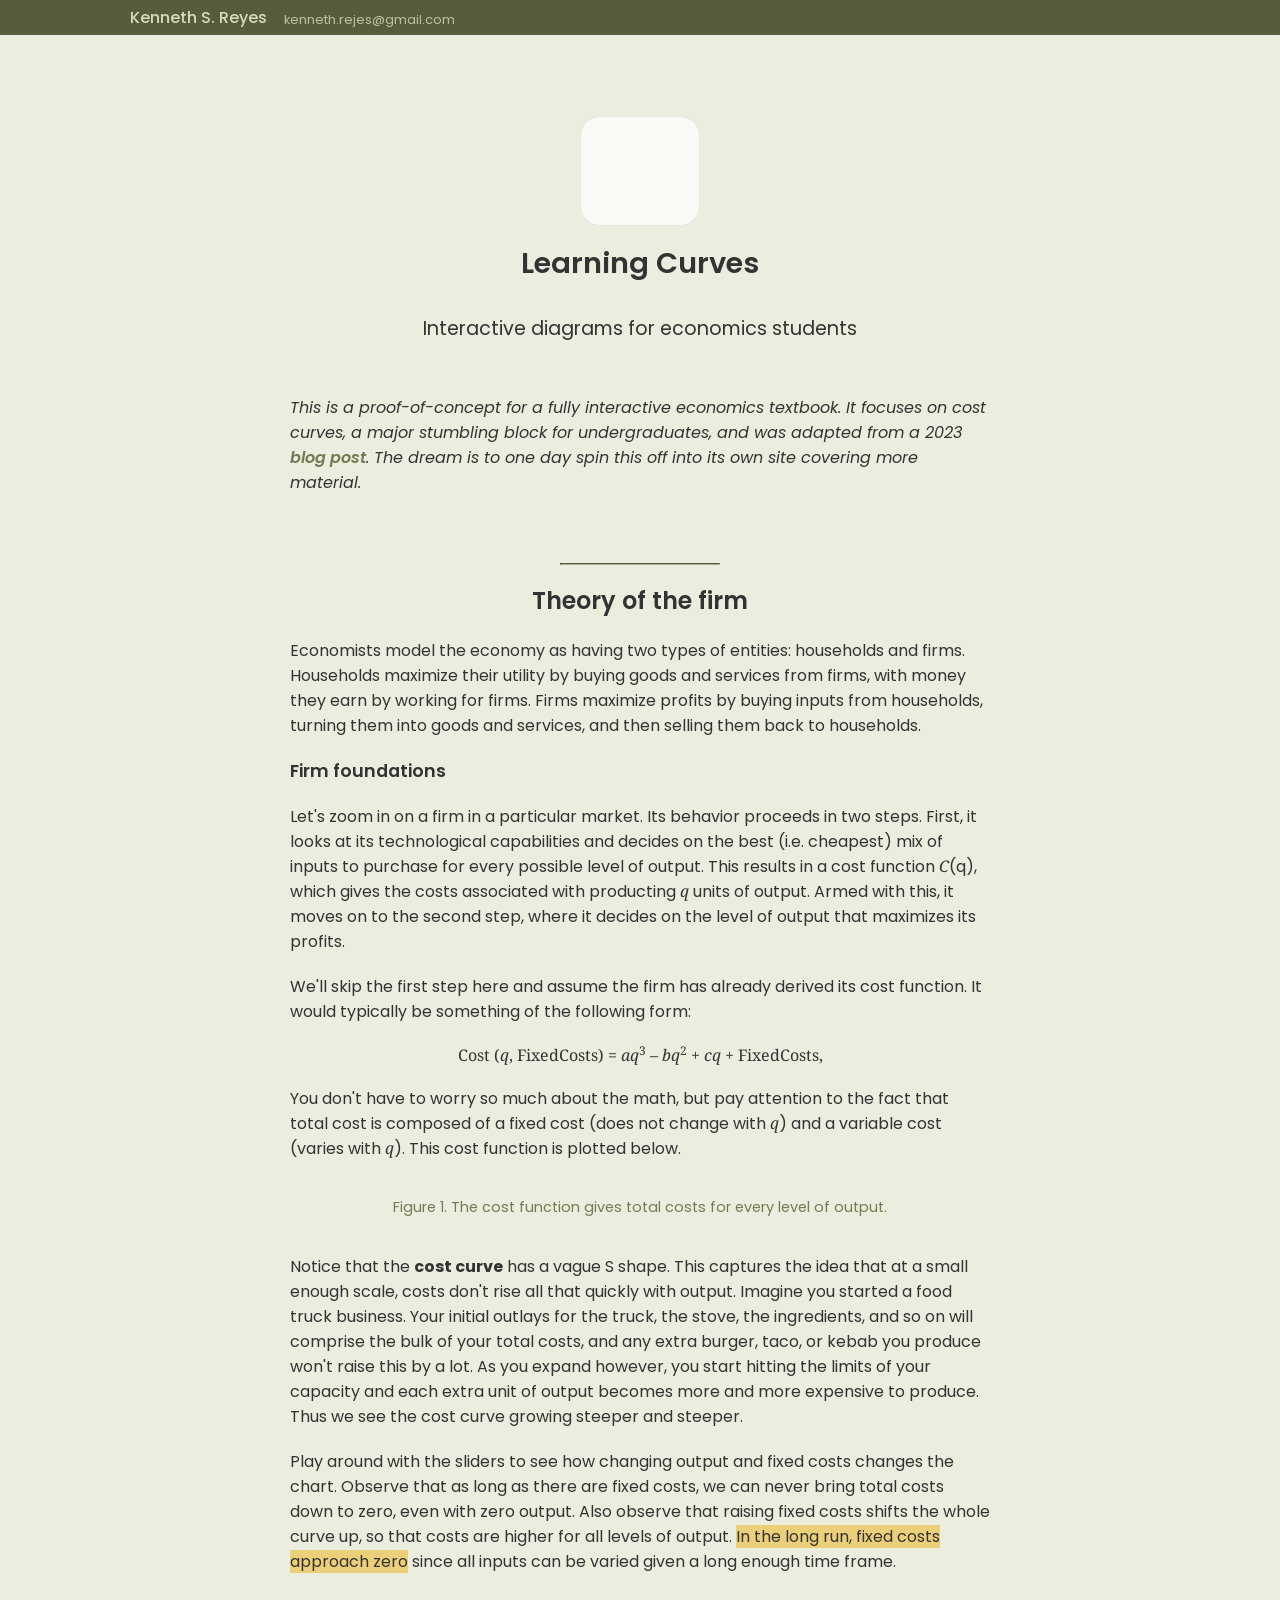
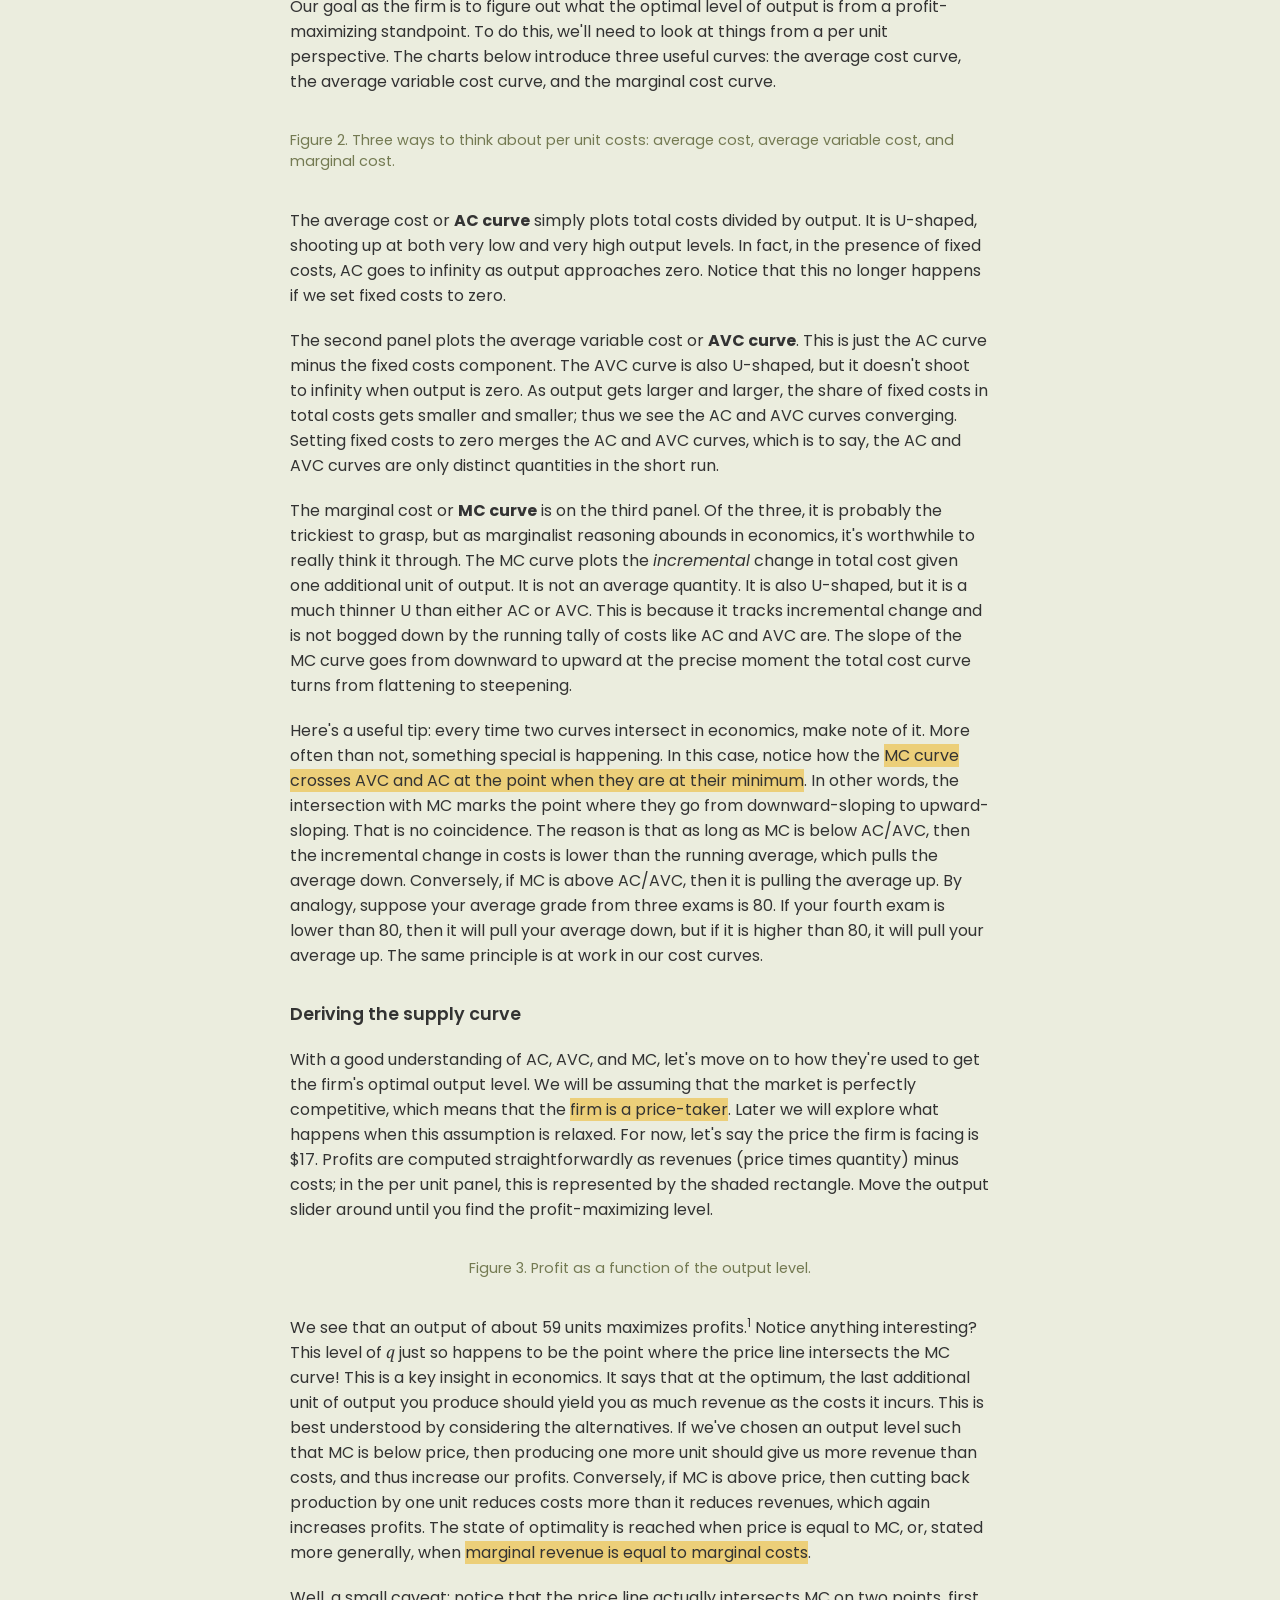
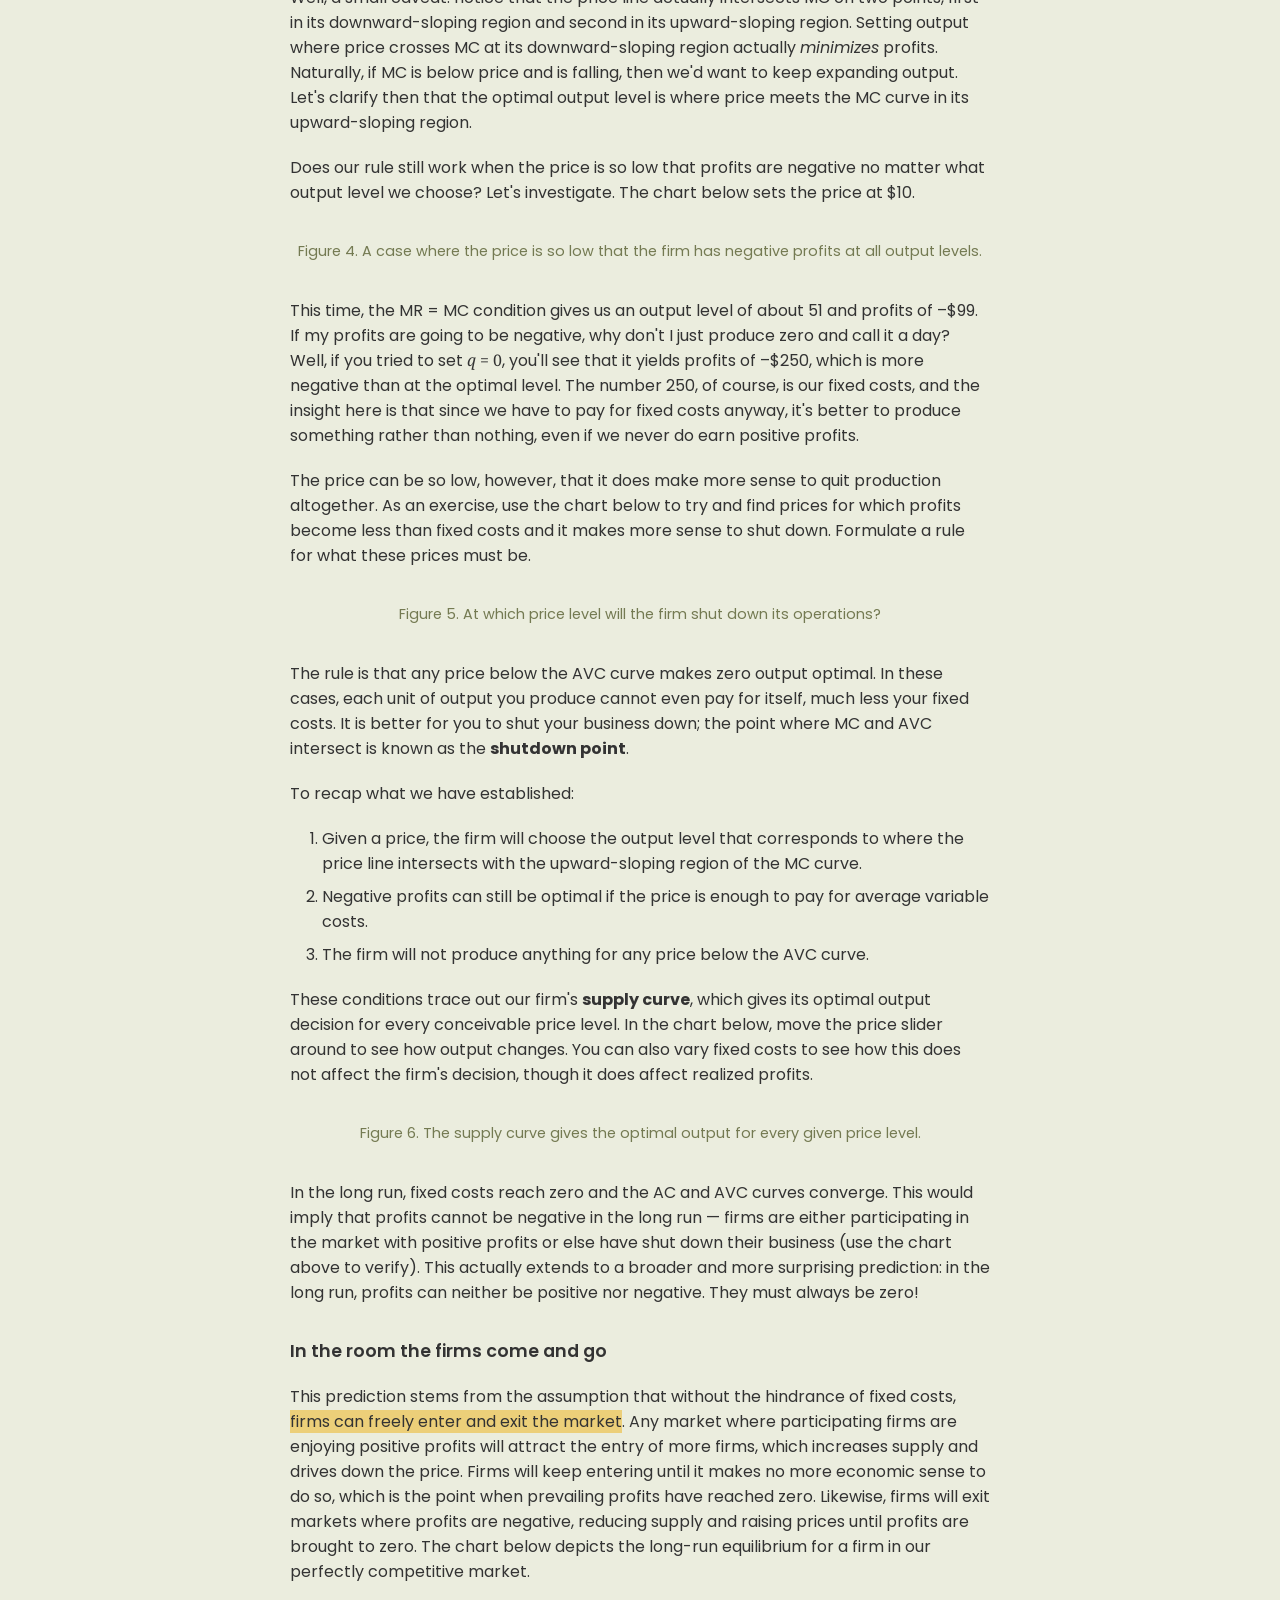
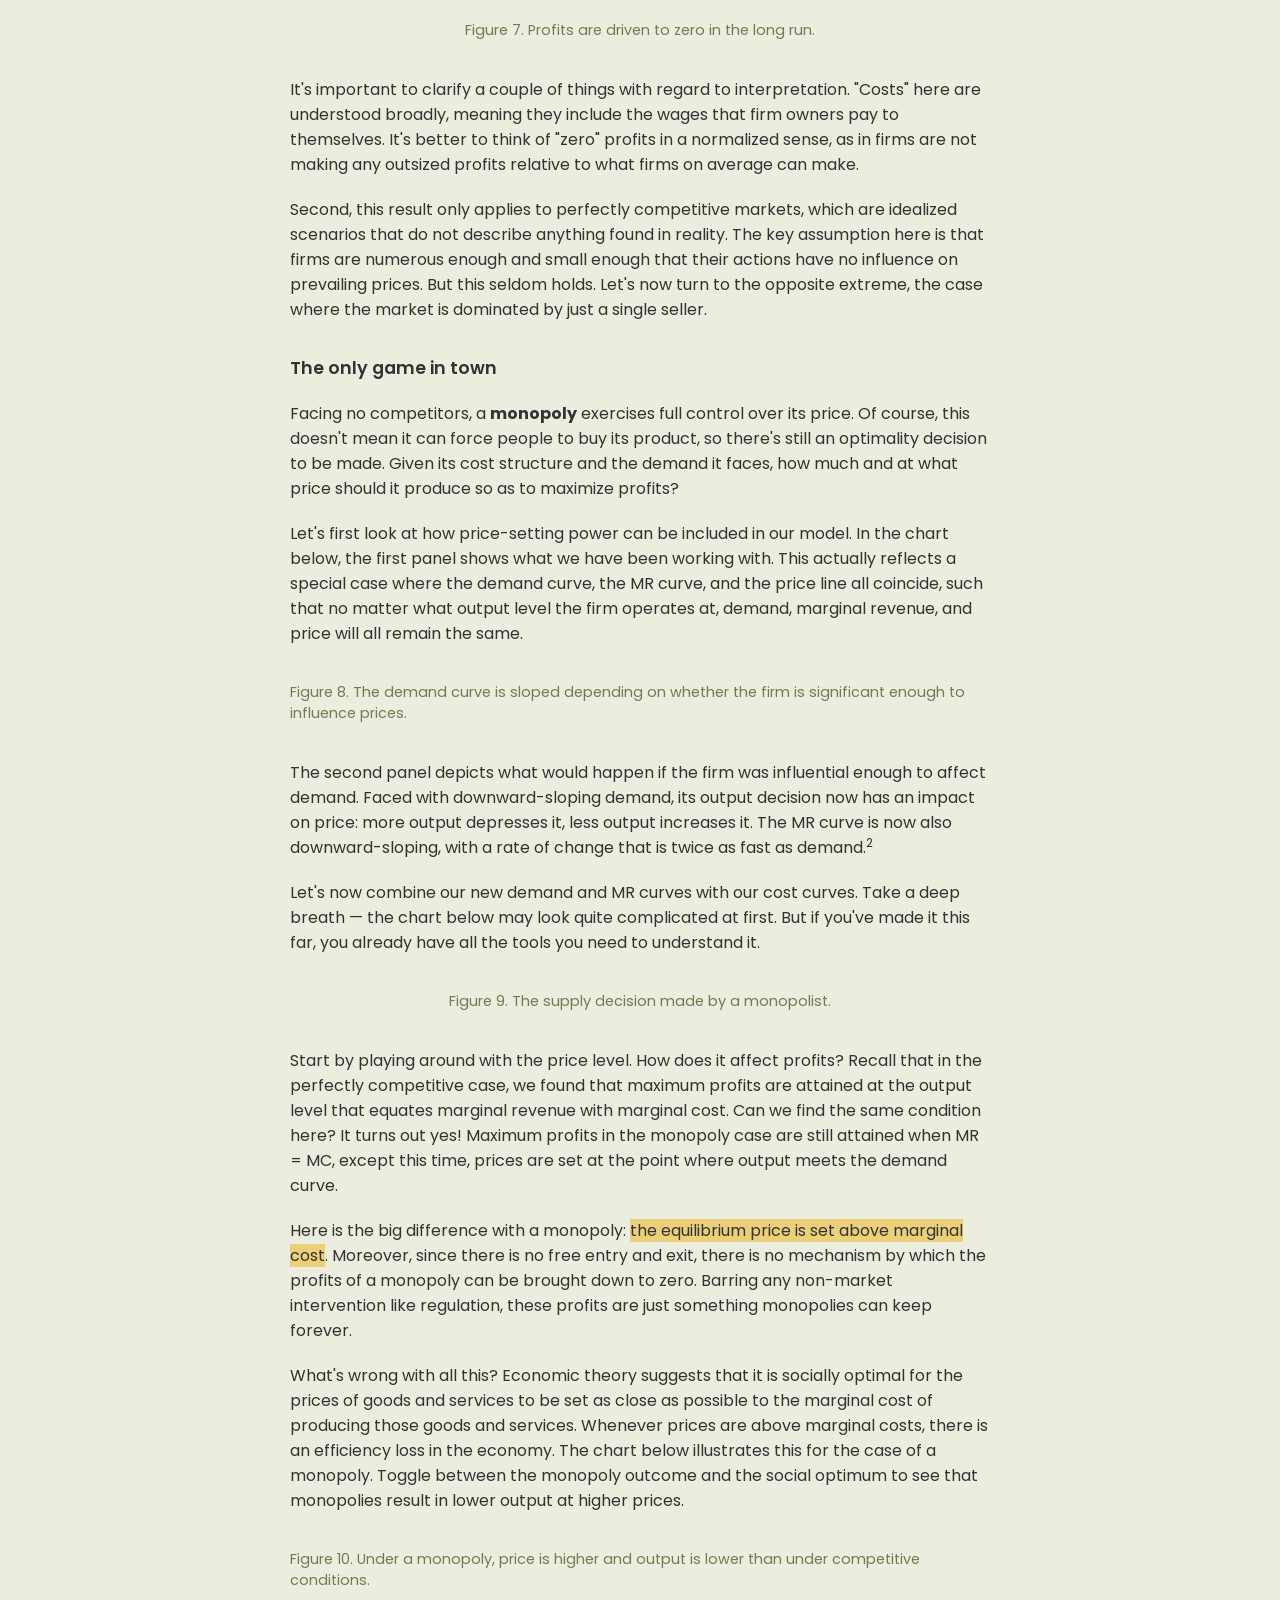
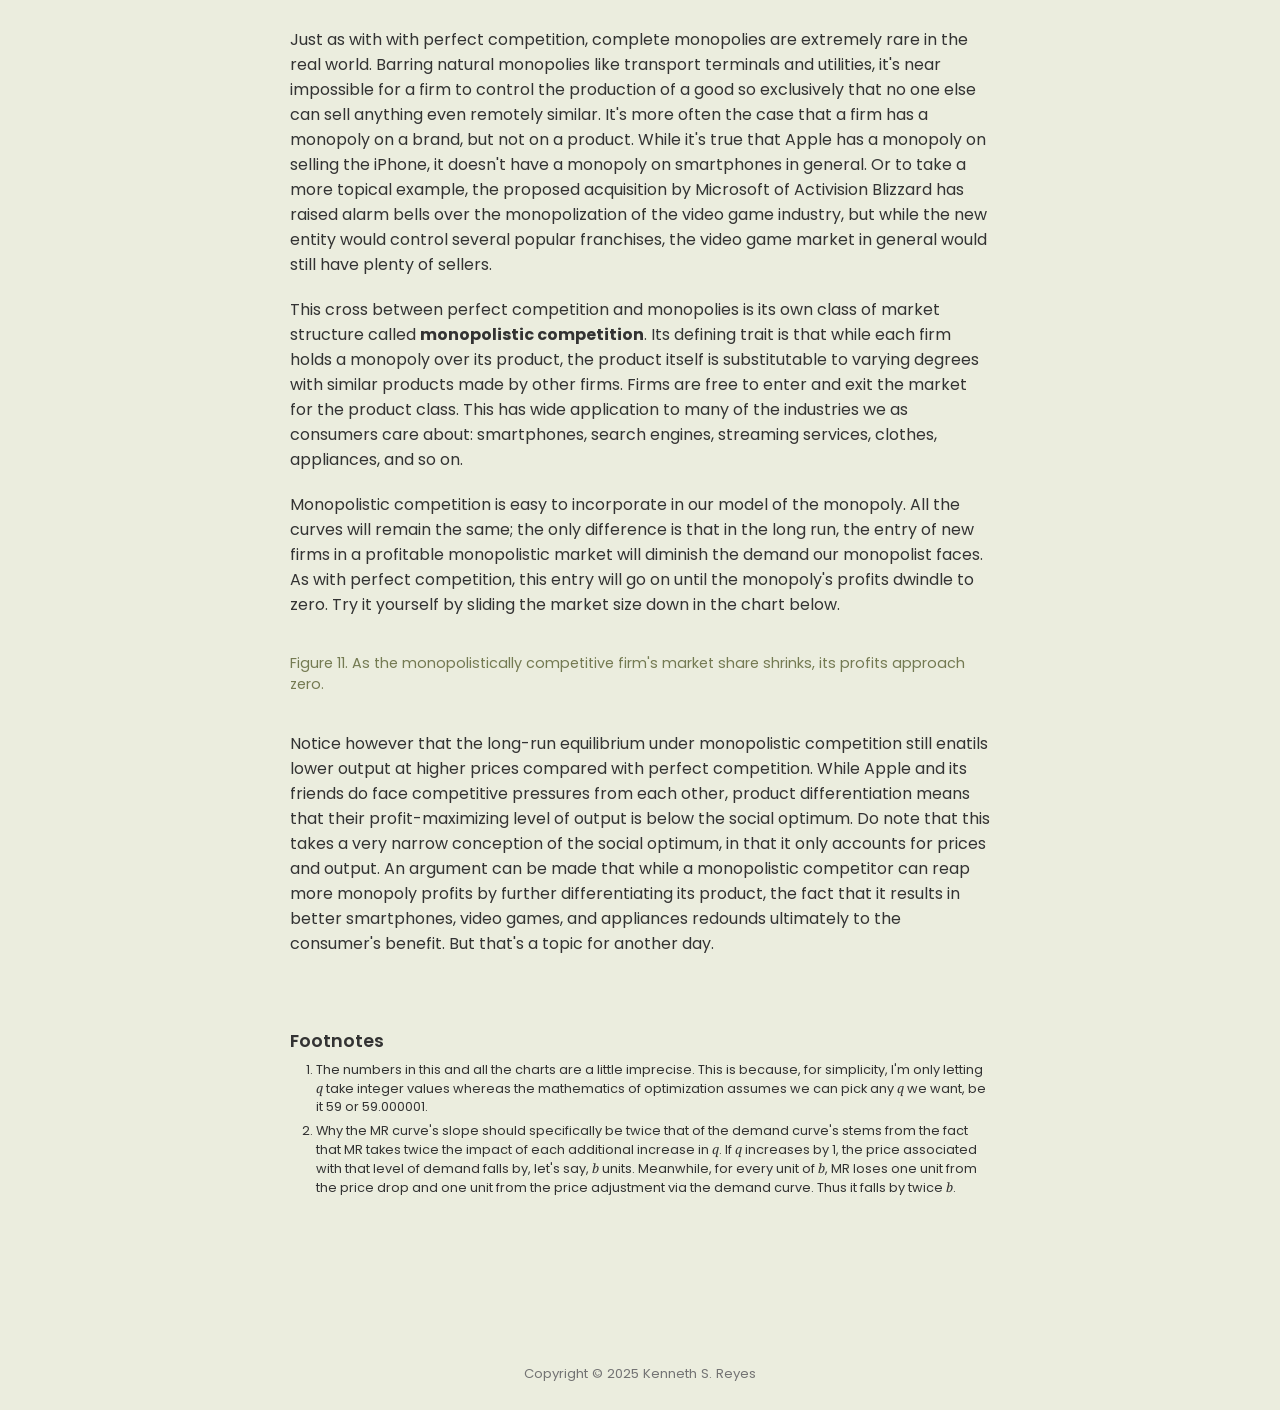
<file: learningcurves/index.html>
<!DOCTYPE html>
<html lang="en">
<head>
    <meta charset="UTF-8">
    <meta name="viewport" content="width=device-width, initial-scale=1.0">
    <meta property="og:type" content="article">
    <meta property="og:site_name" content="Kenneth S. Reyes">
    <meta property="og:title" content="Learning Curves">
    <meta property="og:description" content="Interactive diagrams for econ students">
    <meta property="og:image" content="https://ksreyes.me/assets/images/thumbnail.jpg">
    <meta property="og:image:width" content="1200">
    <meta property="og:image:height" content="630">
    <meta property="og:url" content="https://ksreyes.me/learningcurves">
    <title>Learning Curves | Kenneth S. Reyes</title>
    <script src="https://d3js.org/d3.v7.min.js"></script>
    <link rel="stylesheet" href="../assets/css/main.css">
    <link rel="stylesheet" href="../assets/css/vars.css">
    <link rel="stylesheet" href="../assets/css/tiles.css">
    <link rel="stylesheet" href="../assets/css/pages.css">
    <link rel="stylesheet" href="../assets/css/learningcurves.css">
</head>

<body>

    <div class="tooltip econ-diagram"></div>
    
    <header class="site-header">
        <a href="/" class="nav-title">Kenneth S. Reyes</a>
        <span class="nav-email">kenneth.rejes@gmail.com</span>
    </header>

    <main>


        <article class="content-grid">

            <header class="title-block">
                <div class="page-icon" id="econ">
                    <div class="icon-bg"></div>
                </div>
                <div class="page-title">
                    <h1>Learning Curves</h1>
                </div>
                <span class="page-subtitle">Interactive diagrams for economics students</span>
            </header>

            <section>

                <p><emph>This is a proof-of-concept for a fully interactive economics textbook. It focuses on cost curves, a major stumbling block for undergraduates, and was adapted from a 2023 <a href="https://twopoints.blog/posts/2023-04-14-learning-curves/">blog post</a>. The dream is to one day spin this off into its own site covering more material.

            </section>

            <hr>

            <section>

                <h2>Theory of the firm</h2>

                <p>Economists model the economy as having two types of entities: households and firms. Households maximize their utility by buying goods and services from firms, with money they earn by working for firms. Firms maximize profits by buying inputs from households, turning them into goods and services, and then selling them back to households.</p>

                <h3>Firm foundations</h3>

                <p>Let's zoom in on a firm in a particular market. Its behavior proceeds in two steps. First, it looks at its technological capabilities and decides on the best (i.e. cheapest) mix of inputs to purchase for every possible level of output. This results in a cost function <span class="math var">C</span>(<span class="var">q</span>), which gives the costs associated with producting <span class="math var">q</span> units of output. Armed with this, it moves on to the second step, where it decides on the level of output that maximizes its profits.</p>
                
                <p>We'll skip the first step here and assume the firm has already derived its cost function. It would typically be something of the following form:</p>
                
                <div class="math block-equation">Cost (<span class="var">q</span>, FixedCosts) = <span class="var">aq</span><sup>3</sup> – <span class="var">bq</span><sup>2</sup> + <span class="var">cq</span> + FixedCosts,</div>
                
                <p>You don't have to worry so much about the math, but pay attention to the fact that total cost is composed of a fixed cost (does not change with <span class="math var">q</span>) and a variable cost (varies with <span class="math var">q</span>). This cost function is plotted below.</p>

                <div class="econ-diagram" id="fig-01">
                    <div class="chart-caption">
                        Figure 1. The cost function gives total costs for every level of output.
                    </div>
                </div>

                <p>Notice that the <strong>cost curve</strong> has a vague S shape. This captures the idea that at a small enough scale, costs don't rise all that quickly with output. Imagine you started a food truck business. Your initial outlays for the truck, the stove, the ingredients, and so on will comprise the bulk of your total costs, and any extra burger, taco, or kebab you produce won't raise this by a lot. As you expand however, you start hitting the limits of your capacity and each extra unit of output becomes more and more expensive to produce. Thus we see the cost curve growing steeper and steeper.</p>

                <p>Play around with the sliders to see how changing output and fixed costs changes the chart. Observe that as long as there are fixed costs, we can never bring total costs down to zero, even with zero output. Also observe that raising fixed costs shifts the whole curve up, so that costs are higher for all levels of output. <span class="highlight">In the long run, fixed costs approach zero</span> since all inputs can be varied given a long enough time frame.</p>

                <p>Our goal as the firm is to figure out what the optimal level of output is from a profit-maximizing standpoint. To do this, we'll need to look at things from a per unit perspective. The charts below introduce three useful curves: the average cost curve, the average variable cost curve, and the marginal cost curve.</p>

                <div class="econ-diagram" id="fig-02">
                    <div class="chart-caption">
                        Figure 2. Three ways to think about per unit costs: average cost, average variable cost, and marginal cost.
                    </div>
                </div>

                <p>The average cost or <strong>AC curve</strong> simply plots total costs divided by output. It is U-shaped, shooting up at both very low and very high output levels. In fact, in the presence of fixed costs, AC goes to infinity as output approaches zero. Notice that this no longer happens if we set fixed costs to zero.</p>

                <p>The second panel plots the average variable cost or <strong>AVC curve</strong>. This is just the AC curve minus the fixed costs component. The AVC curve is also U-shaped, but it doesn't shoot to infinity when output is zero. As output gets larger and larger, the share of fixed costs in total costs gets smaller and smaller; thus we see the AC and AVC curves converging. Setting fixed costs to zero merges the AC and AVC curves, which is to say, the AC and AVC curves are only distinct quantities in the short run.</p>
                
                <p>The marginal cost or <strong>MC curve</strong> is on the third panel. Of the three, it is probably the trickiest to grasp, but as marginalist reasoning abounds in economics, it's worthwhile to really think it through. The MC curve plots the <emph>incremental</emph> change in total cost given one additional unit of output. It is not an average quantity. It is also U-shaped, but it is a much thinner U than either AC or AVC. This is because it tracks incremental change and is not bogged down by the running tally of costs like AC and AVC are. The slope of the MC curve goes from downward to upward at the precise moment the total cost curve turns from flattening to steepening.</p>
                
                <p>Here's a useful tip: every time two curves intersect in economics, make note of it. More often than not, something special is happening. In this case, notice how the <span class="highlight">MC curve crosses AVC and AC at the point when they are at their minimum</span>. In other words, the intersection with MC marks the point where they go from downward-sloping to upward-sloping. That is no coincidence. The reason is that as long as MC is below AC/AVC, then the incremental change in costs is lower than the running average, which pulls the average down. Conversely, if MC is above AC/AVC, then it is pulling the average up. By analogy, suppose your average grade from three exams is 80. If your fourth exam is lower than 80, then it will pull your average down, but if it is higher than 80, it will pull your average up. The same principle is at work in our cost curves.</p>
    
            </section>

            <section>

                <h3>Deriving the supply curve</h3>

                <p>With a good understanding of AC, AVC, and MC, let's move on to how they're used to get the firm's optimal output level. We will be assuming that the market is perfectly competitive, which means that the <span class="highlight">firm is a price-taker</span>. Later we will explore what happens when this assumption is relaxed. For now, let's say the price the firm is facing is $17. Profits are computed straightforwardly as revenues (price times quantity) minus costs; in the per unit panel, this is represented by the shaded rectangle. Move the output slider around until you find the profit-maximizing level.</p>

                <div class="econ-diagram" id="fig-03">
                    <div class="chart-caption">
                        Figure 3. Profit as a function of the output level.
                    </div>
                </div>

                <p>We see that an output of about 59 units maximizes profits.<sup>1</sup> Notice anything interesting? This level of <span class="math var">q</span> just so happens to be the point where the price line intersects the MC curve! This is a key insight in economics. It says that at the optimum, the last additional unit of output you produce should yield you as much revenue as the costs it incurs. This is best understood by considering the alternatives. If we've chosen an output level such that MC is below price, then producing one more unit should give us more revenue than costs, and thus increase our profits. Conversely, if MC is above price, then cutting back production by one unit reduces costs more than it reduces revenues, which again increases profits. The state of optimality is reached when price is equal to MC, or, stated more generally, when <span class="highlight">marginal revenue is equal to marginal costs</span>.</p>

                <p>Well, a small caveat: notice that the price line actually intersects MC on two points, first in its downward-sloping region and second in its upward-sloping region. Setting output where price crosses MC at its downward-sloping region actually <emph>minimizes</emph> profits. Naturally, if MC is below price and is falling, then we'd want to keep expanding output. Let's clarify then that the optimal output level is where price meets the MC curve in its upward-sloping region.</p>

                <p>Does our rule still work when the price is so low that profits are negative no matter what output level we choose? Let's investigate. The chart below sets the price at $10.</p>

                <div class="econ-diagram" id="fig-04">
                    <div class="chart-caption">
                        Figure 4. A case where the price is so low that the firm has negative profits at all output levels.
                    </div>
                </div>

                <p>This time, the MR = MC condition gives us an output level of about 51 and profits of –$99. If my profits are going to be negative, why don't I just produce zero and call it a day? Well, if you tried to set <span class="math"><span class="var">q</span> = 0</span>, you'll see that it yields profits of –$250, which is more negative than at the optimal level. The number 250, of course, is our fixed costs, and the insight here is that since we have to pay for fixed costs anyway, it's better to produce something rather than nothing, even if we never do earn positive profits.</p>
                
                <p>The price can be so low, however, that it does make more sense to quit production altogether. As an exercise, use the chart below to try and find prices for which profits become less than fixed costs and it makes more sense to shut down. Formulate a rule for what these prices must be.</p>

                <div class="econ-diagram" id="fig-05">
                    <div class="chart-caption">
                        Figure 5. At which price level will the firm shut down its operations?
                    </div>
                </div>

                <p>The rule is that any price below the AVC curve makes zero output optimal. In these cases, each unit of output you produce cannot even pay for itself, much less your fixed costs. It is better for you to shut your business down; the point where MC and AVC intersect is known as the <strong>shutdown point</strong>.</p>

                <p>To recap what we have established:</p>

                <ol>
                    <li>Given a price, the firm will choose the output level that corresponds to where the price line intersects with the upward-sloping region of the MC curve.</li>
                    <li>Negative profits can still be optimal if the price is enough to pay for average variable costs.</li>
                    <li>The firm will not produce anything for any price below the AVC curve.</li>
                </ol>
                    
                <p>These conditions trace out our firm's <strong>supply curve</strong>, which gives its optimal output decision for every conceivable price level. In the chart below, move the price slider around to see how output changes. You can also vary fixed costs to see how this does not affect the firm's decision, though it does affect realized profits.</p>

                <div class="econ-diagram" id="fig-06">
                    <div class="chart-caption">
                        Figure 6. The supply curve gives the optimal output for every given price level.
                    </div>
                </div>

                <p>In the long run, fixed costs reach zero and the AC and AVC curves converge. This would imply that profits cannot be negative in the long run — firms are either participating in the market with positive profits or else have shut down their business (use the chart above to verify). This actually extends to a broader and more surprising prediction: in the long run, profits can neither be positive nor negative. They must always be zero!</p>

            </section>

            <section>

                <h3>In the room the firms come and go</h3>

                <p>This prediction stems from the assumption that without the hindrance of fixed costs, <span class="highlight">firms can freely enter and exit the market</span>. Any market where participating firms are enjoying positive profits will attract the entry of more firms, which increases supply and drives down the price. Firms will keep entering until it makes no more economic sense to do so, which is the point when prevailing profits have reached zero. Likewise, firms will exit markets where profits are negative, reducing supply and raising prices until profits are brought to zero. The chart below depicts the long-run equilibrium for a firm in our perfectly competitive market.</p>

                <div class="econ-diagram" id="fig-07">
                    <div class="chart-caption">
                        Figure 7. Profits are driven to zero in the long run.
                    </div>
                </div>

                <p>It's important to clarify a couple of things with regard to interpretation. "Costs" here are understood broadly, meaning they include the wages that firm owners pay to themselves. It's better to think of "zero" profits in a normalized sense, as in firms are not making any outsized profits relative to what firms on average can make.</p>

                <p>Second, this result only applies to perfectly competitive markets, which are idealized scenarios that do not describe anything found in reality. The key assumption here is that firms are numerous enough and small enough that their actions have no influence on prevailing prices. But this seldom holds. Let's now turn to the opposite extreme, the case where the market is dominated by just a single seller.</p>

            </section>
            
            <section>

                <h3>The only game in town</h3>

                <p>Facing no competitors, a <strong>monopoly</strong> exercises full control over its price. Of course, this doesn't mean it can force people to buy its product, so there's still an optimality decision to be made. Given its cost structure and the demand it faces, how much and at what price should it produce so as to maximize profits?</p>

                <p>Let's first look at how price-setting power can be included in our model. In the chart below, the first panel shows what we have been working with. This actually reflects a special case where the demand curve, the MR curve, and the price line all coincide, such that no matter what output level the firm operates at, demand, marginal revenue, and price will all remain the same.</p>

                <div class="econ-diagram" id="fig-08">
                    <div class="chart-caption">
                        Figure 8. The demand curve is sloped depending on whether the firm is significant enough to influence prices.
                    </div>
                </div>

                <p>The second panel depicts what would happen if the firm was influential enough to affect demand. Faced with downward-sloping demand, its output decision now has an impact on price: more output depresses it, less output increases it. The MR curve is now also downward-sloping, with a rate of change that is twice as fast as demand.<sup>2</sup></p>

                <p>Let's now combine our new demand and MR curves with our cost curves. Take a deep breath — the chart below may look quite complicated at first. But if you've made it this far, you already have all the tools you need to understand it.</p>

                <div class="econ-diagram" id="fig-09">
                    <div class="chart-caption">
                        Figure 9. The supply decision made by a monopolist.
                    </div>
                </div>

                <p>Start by playing around with the price level. How does it affect profits? Recall that in the perfectly competitive case, we found that maximum profits are attained at the output level that equates marginal revenue with marginal cost. Can we find the same condition here? It turns out yes! Maximum profits in the monopoly case are still attained when MR = MC, except this time, prices are set at the point where output meets the demand curve.</p>

                <p>Here is the big difference with a monopoly: <span class="highlight">the equilibrium price is set above marginal cost</span>. Moreover, since there is no free entry and exit, there is no mechanism by which the profits of a monopoly can be brought down to zero. Barring any non-market intervention like regulation, these profits are just something monopolies can keep forever.</p>

                <p>What's wrong with all this? Economic theory suggests that it is socially optimal for the prices of goods and services to be set as close as possible to the marginal cost of producing those goods and services. Whenever prices are above marginal costs, there is an efficiency loss in the economy. The chart below illustrates this for the case of a monopoly. Toggle between the monopoly outcome and the social optimum to see that monopolies result in lower output at higher prices.</p>

                <div class="econ-diagram" id="fig-10">
                    <div class="chart-caption">
                        Figure 10. Under a monopoly, price is higher and output is lower than under competitive conditions.
                    </div>
                </div>

                <p>Just as with with perfect competition, complete monopolies are extremely rare in the real world. Barring natural monopolies like transport terminals and utilities, it's near impossible for a firm to control the production of a good so exclusively that no one else can sell anything even remotely similar. It's more often the case that a firm has a monopoly on a brand, but not on a product. While it's true that Apple has a monopoly on selling the iPhone, it doesn't have a monopoly on smartphones in general. Or to take a more topical example, the proposed acquisition by Microsoft of Activision Blizzard has raised alarm bells over the monopolization of the video game industry, but while the new entity would control several popular franchises, the video game market in general would still have plenty of sellers.</p>

                <p>This cross between perfect competition and monopolies is its own class of market structure called <strong>monopolistic competition</strong>. Its defining trait is that while each firm holds a monopoly over its product, the product itself is substitutable to varying degrees with similar products made by other firms. Firms are free to enter and exit the market for the product class. This has wide application to many of the industries we as consumers care about: smartphones, search engines, streaming services, clothes, appliances, and so on.</p>

                <p>Monopolistic competition is easy to incorporate in our model of the monopoly. All the curves will remain the same; the only difference is that in the long run, the entry of new firms in a profitable monopolistic market will diminish the demand our monopolist faces. As with perfect competition, this entry will go on until the monopoly's profits dwindle to zero. Try it yourself by sliding the market size down in the chart below.</p>

                <div class="econ-diagram" id="fig-11">
                    <div class="chart-caption">
                        Figure 11. As the monopolistically competitive firm's market share shrinks, its profits approach zero.
                    </div>
                </div>

                <p>Notice however that the long-run equilibrium under monopolistic competition still enatils lower output at higher prices compared with perfect competition. While Apple and its friends do face competitive pressures from each other, product differentiation means that their profit-maximizing level of output is below the social optimum. Do note that this takes a very narrow conception of the social optimum, in that it only accounts for prices and output. An argument can be made that while a monopolistic competitor can reap more monopoly profits by further differentiating its product, the fact that it results in better smartphones, video games, and appliances redounds ultimately to the consumer's benefit. But that's a topic for another day.</p>

            </section>
    
            <section class="page-notes">
                <h3>Footnotes</h3>
                <ol>
                    <li>The numbers in this and all the charts are a little imprecise. This is because, for simplicity, I'm only letting <span class="math var">q</span> take integer values whereas the mathematics of optimization assumes we can pick any <span class="math var">q</span> we want, be it 59 or 59.000001.</li>
                    <li>Why the MR curve's slope should specifically be twice that of the demand curve's stems from the fact that MR takes twice the impact of each additional increase in <span class="math var">q</span>. If <span class="math var">q</span> increases by 1, the price associated with that level of demand falls by, let's say, <span class="math var">b</span> units. Meanwhile, for every unit of <span class="math var">b</span>, MR loses one unit from the price drop and one unit from the price adjustment via the demand curve. Thus it falls by twice <span class="math var">b</span>.</li>
                </ol>
            </section>

        </article>
    
    </main>
    
    <footer>
        <div class="page-footer">
            <div class="copyright"> Copyright © 2025 Kenneth S. Reyes</div>
        </div>
    </footer>
    
    <script type="module" src="../assets/js/learningcurves/main.js"></script>

</body>
</html>
</file>
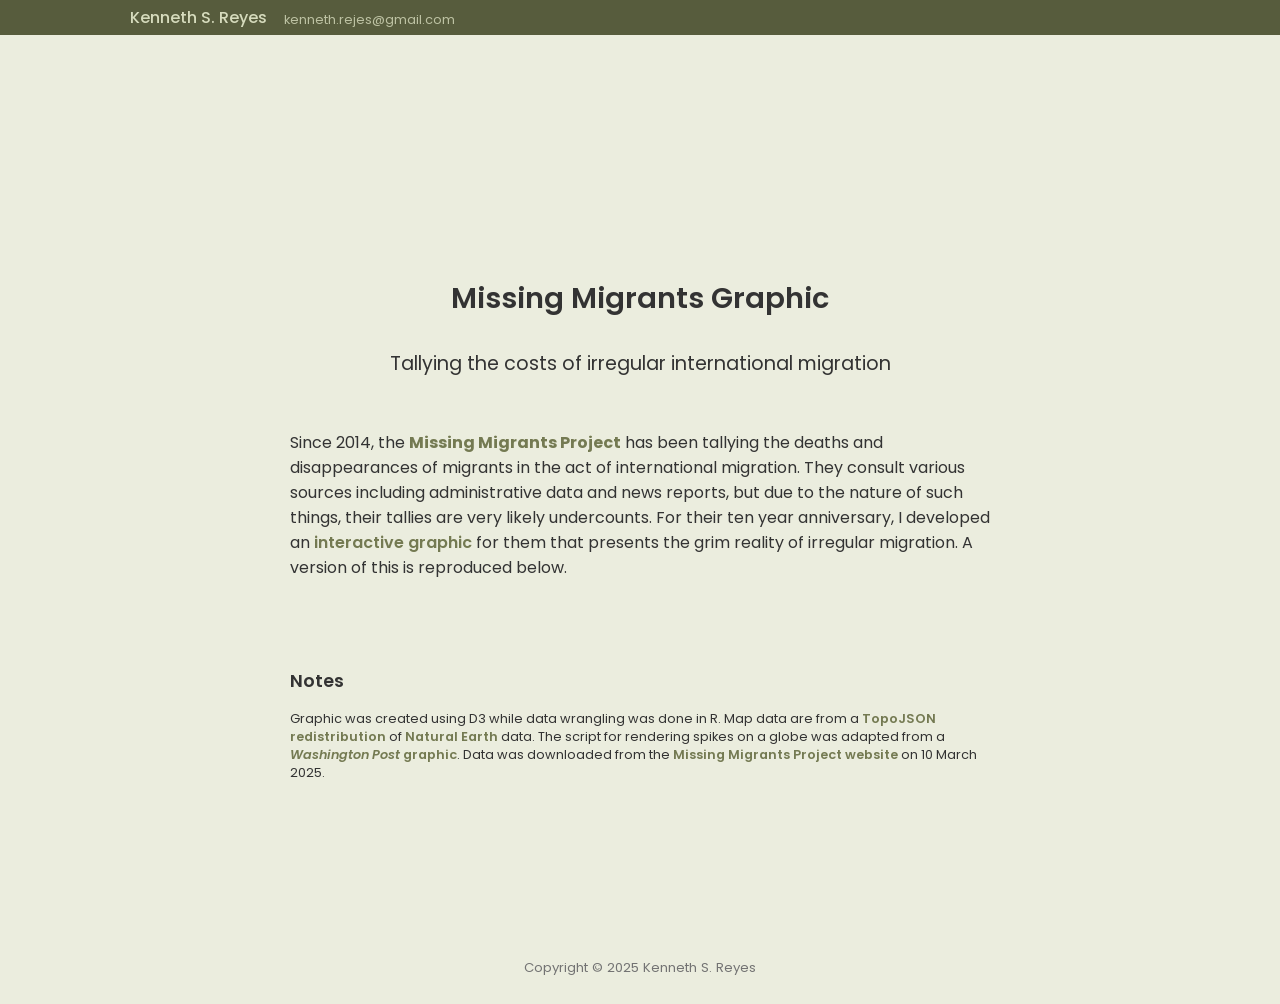
<file: missingmigrants/index.html>
<!DOCTYPE html>
<html lang="en">
<head>
    <meta charset="UTF-8">
    <meta name="viewport" content="width=device-width, initial-scale=1.0">
    <title>Missing Migrants Graphic | Kenneth S. Reyes</title>
    <script src="https://d3js.org/d3.v7.min.js"></script>
    <script src="../assets/js/modules/topojson.min.js"></script>
    <script src="../assets/js/modules/geometric.min.js"></script>
    <link rel="stylesheet" href="../assets/css/main.css">
    <link rel="stylesheet" href="../assets/css/vars.css">
    <link rel="stylesheet" href="../assets/css/tiles.css">
    <link rel="stylesheet" href="../assets/css/pages.css">
</head>

<body>
    
    <header class="site-header">
        <a href="/" class="nav-title">Kenneth S. Reyes</a>
        <span class="nav-email">kenneth.rejes@gmail.com</span>
    </header>

    <main>

        <article class="content-grid">

            <header class="title-block">
                <div class="page-icon mmp-icon"></div>
                <div class="page-title">
                    <h1>Missing Migrants Graphic</h1>
                </div>
                <span class="page-subtitle">Tallying the costs of irregular international migration</span>
            </header>

            <section>

                <p>Since 2014, the <a href="https://missingmigrants.iom.int/"><strong>Missing Migrants Project</strong></a> has been tallying the deaths and disappearances of migrants in the act of international migration. They consult various sources including administrative data and news reports, but due to the nature of such things, their tallies are very likely undercounts. For their ten year anniversary, I developed an <a href="https://github.com/iom/missing-migrants-graphic">interactive graphic</a> for them that presents the grim reality of irregular migration. A version of this is reproduced below.</p>

            </section>

            <section class="breakout" id="mmp-container">

                <div class="graphic-container">
                    <div class="legend-spike"></div>
                </div>

            </section>
    
            <section class="page-notes">
                <h3>Notes</h3>
                <p>Graphic was created using D3 while data wrangling was done in R. Map data are from a <a href="https://github.com/topojson/world-atlas">TopoJSON redistribution</a> of <a href="https://www.naturalearthdata.com/">Natural Earth</a> data. The script for rendering spikes on a globe was adapted from a <a href="https://observablehq.com/@washpostgraphics/spike-globe"><emph>Washington Post</emph> graphic</a>. Data was downloaded from the <a href="https://missingmigrants.iom.int/downloads">Missing Migrants Project website</a> on 10 March 2025.</p>
            </section>

        </article>
    
    </main>
    
    <footer>
        <div class="page-footer">
            <div class="copyright"> Copyright © 2025 Kenneth S. Reyes</div>
        </div>
    </footer>
    
    <script type="module" src="../assets/js/missing-migrants/main.js"></script>
    <script type="module" src="../assets/js/missing-migrants/legend.js"></script>

</body>
</html>
</file>
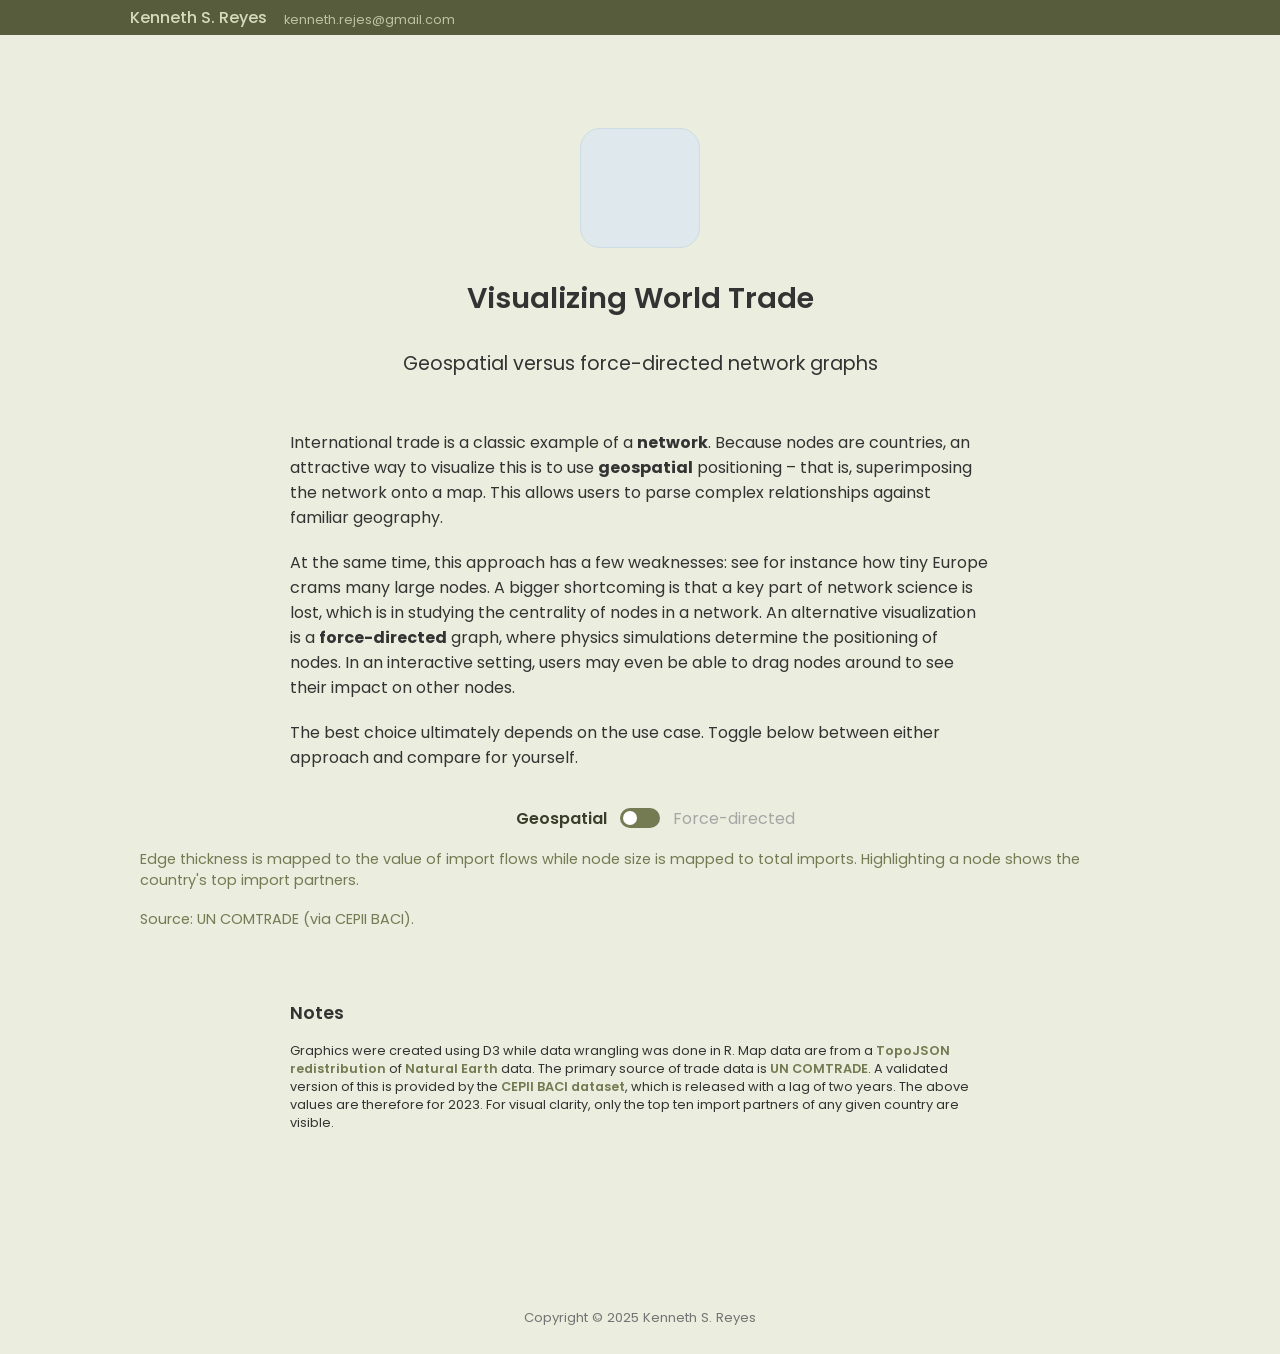
<file: trade/index.html>
<!DOCTYPE html>
<html lang="en">
<head>
    <meta charset="UTF-8">
    <meta name="viewport" content="width=device-width, initial-scale=1.0">
    <title>Visualizing World Trade | Kenneth S. Reyes</title>
    <script src="https://d3js.org/d3.v7.min.js"></script>
    <script src="../assets/js/modules/topojson.min.js"></script>
    <link rel="stylesheet" href="../assets/css/main.css">
    <link rel="stylesheet" href="../assets/css/vars.css">
    <link rel="stylesheet" href="../assets/css/tiles.css">
    <link rel="stylesheet" href="../assets/css/pages.css">
</head>

<body>
    
    <div class="tooltip"></div>

    <header class="site-header">
        <a href="/" class="nav-title">Kenneth S. Reyes</a>
        <span class="nav-email">kenneth.rejes@gmail.com</span>
    </header>

    <main>

        <article class="content-grid">

            <header class="title-block">
                <div class="page-icon trade-icon"></div>
                <div class="page-title">
                    <h1>Visualizing World Trade</h1>
                </div>
                <span class="page-subtitle">Geospatial versus force-directed network graphs</span>
            </header>

            <section>
                <p>International trade is a classic example of a <strong>network</strong>. Because nodes are countries, an attractive way to visualize this is to use <strong>geospatial</strong> positioning – that is, superimposing the network onto a map. This allows users to parse complex relationships against familiar geography.</p>

                <p>At the same time, this approach has a few weaknesses: see for instance how tiny Europe crams many large nodes. A bigger shortcoming is that a key part of network science is lost, which is in studying the centrality of nodes in a network. An alternative visualization is a <strong>force-directed</strong> graph, where physics simulations determine the positioning of nodes. In an interactive setting, users may even be able to drag nodes around to see their impact on other nodes.</p>

                <p>The best choice ultimately depends on the use case. Toggle below between either approach and compare for yourself.</p>

            </section>

            <section class="breakout" id="trade-container">

                <div class="toggle-button">
                    <div class="toggle-label left on">Geospatial</div>
                    <input type="checkbox" id="toggle">
                    <label for="toggle" class="button"></label>
                    <div class="toggle-label right">Force-directed</div>
                </div>
                
                <div class="graphic-container"></div>
                <div class="chart-caption">
                    <p>Edge thickness is mapped to the value of import flows while node size is mapped to total imports. Highlighting a node shows the country's top import partners.</p>
                    <p>Source: UN COMTRADE (via CEPII BACI).</p>
                </div>

            </section>

            <section class="page-notes">
                <h3>Notes</h3>
                <p>Graphics were created using D3 while data wrangling was done in R. Map data are from a <a href="https://github.com/topojson/world-atlas">TopoJSON redistribution</a> of <a href="https://www.naturalearthdata.com/">Natural Earth</a> data. The primary source of trade data is <a href="https://comtrade.un.org/">UN COMTRADE</a>. A validated version of this is provided by the <a href="https://www.cepii.fr/CEPII/en/bdd_modele/bdd_modele_item.asp?id=37">CEPII BACI dataset</a>, which is released with a lag of two years. The above values are therefore for 2023. For visual clarity, only the top ten import partners of any given country are visible. </p>
            </section>

        </article>
    
    </main>
    
    <footer>
        <div class="page-footer">
            <div class="copyright"> Copyright © 2025 Kenneth S. Reyes</div>
        </div>
    </footer>
    
    <script type="module" src="../assets/js/trade/main.js"></script>

</body>
</html>
</file>
<file: assets/css/main.css>
*, *::before, *::after {
    box-sizing: border-box;
}

* {
    font: inherit;
    margin: 0;
    padding: 0;
}

img {
    max-width: 100%;
}

body {
    font-family: var(--body-font-family), sans-serif;
    font-size: 0.75rem;
    font-size: clamp(0.75rem, 0.65rem + 0.5vw, 1rem);
    background-color: var(--green8);
    color: hsl(0, 0%, 20%);
    padding-top: 8rem;

    @media (width <= 440px) and (orientation: portrait) {

        padding-top: 5rem;

        &.home {
            padding-top: 2.75rem;
        }
    }
}

ul {
    margin: .5em 0;
    padding-left: 1.25em;
}

ol {
    margin: .5em 0;
    padding-left: 2em;
}

li {
    margin-bottom: .5em;
}

h1 {
    font-size: 1.8rem;
    font-weight: 600;
    margin: 1em 0;

    .hero-bio & {
        font-weight: 700;
        margin: 0;
    }
}

h2 {
    font-size: 1.5em;
    font-weight: 600;
    text-align: center;
    margin: .75em 0;
}

h3 {
    font-size: 1.1em;
    font-weight: 600;
    margin: .75em 0;
}

p {
    margin: 1.25em 0;
}

::selection, .highlight {
    background: var(--yellow4);
}

strong {
    font-weight: 700;
}

emph {
    font-style: italic;
}

sup {
    position: relative;
    font-size: 0.75em;
    vertical-align: baseline;
    line-height: 0;
    top: -0.5em;
}
hr {
    width: 10rem;
    border-color: var(--green5);
    margin: 3em auto 0 auto;
}

a {
    text-decoration: none;
    font-weight: 600;
    color: var(--green3);
}

a:hover {
    color: var(--green4);
    transition: color .1s ease-in;
}

svg {
    display: block;
    width: 100%;
}

/*** Header bar ********************************/

.site-header {
    position: fixed;
    top: 0;
    left: 0;
    right: 0;
    z-index: 99;
    background-color: var(--green2);
    padding: 5px 10vw;
    display: flex;
    gap: 1rem;
    align-items: flex-end;

    @media (width <= 440px) and (orientation: portrait) {
        flex-direction: column;
        gap: 0;
        align-items: center;
    }
    
    & .nav-title {
        display: block;
        width: 140px;
        font-weight: 500;
        text-align: center;
        color: var(--green7);
        
        &:hover {
            font-size: 1.02em;
            color: var(--green8);
            transition: font-size .1s ease-in, color .05s ease-in
        }
    }
    
    & .nav-email {
        font-size: .8em;
        color: var(--green6);
        padding-bottom: .1em;
        vertical-align: middle;
    }
}


/*** Body **************************************/

.content-grid {
    --padding-inline: 2rem;
    --content-max-width: 700px;
    --breakout-max-width: 1000px;
    --breakout-size: calc((var(--breakout-max-width) - var(--content-max-width)) / 2);

    display: grid;
    gap: 0;
    grid-template-columns: 
        [full-width-start] minmax(var(--padding-inline), 1fr)
        [breakout-start] minmax(0, var(--breakout-size))
        [content-start] min(100% - (var(--padding-inline) * 2), var(--content-max-width)) [content-end] 
        minmax(0, var(--breakout-size)) [breakout-end] 
        minmax(var(--padding-inline), 1fr) [full-width-end];
}

.content-grid > :not(.breakout) {
    grid-column: content;
}

.content-grid > .breakout {
    grid-column: breakout;
}

/*** Hero banner *******************************/

.hero {
    display: flex;
    flex-direction: row;
    justify-content: center;
    gap: 1.5rem;
    margin-left: 1.5rem;

    & .hero-pic {
        flex-basis: 50%;
        align-self: center;

        & img {
            display: block;
            width: 100%;
            min-height: 300px;
            object-fit: cover;
        }
    }

    & .hero-bio {
        flex-basis: 50%;

        display: flex;
        flex-direction: column;
        justify-content: flex-end;
        margin: 1rem 0;
        text-wrap: balance;

        & > * {
            margin: .5rem 0;
        }
    }

    @media (width <= 440px) and (orientation: portrait) {

        grid-column: full-width !important;
        flex-direction: column;
        align-items: center;
        gap: 0;
        text-align: center;
        margin-left: 0;

        & .hero-pic img {
            width: auto;
            height: 80vh;
            height: calc(100svh - 45px - 75px);
        }

        & .hero-bio {
            margin: 1rem 2rem;

            & p {
                font-size: 1.2em;
            }
        }

        & .hero-buttons {
            justify-content: center;
        }
    }
}

.emph {
    color: var(--green3);
    font-weight: 600;
}

h1 .emph {
    color: var(--red1);
    font-weight: inherit;
}

.hero-buttons {
    display: flex;
    flex-direction: row;
    gap: .8rem;

    & a {
        font-weight: normal;
    }

    & .hero-button {
        width: auto;
        background: var(--green4);
        padding: 2px 10px;
        align-items: center;
        text-align: center;
        color: white;
        font-size: .9em;
        border-radius: 3px;
    
        &:hover {
            transform: scale(1.05);
            background: var(--green3);
            transition: background .1s ease-in, transform .1s ease-in;
        }
    }
}

.p-mark {
    position: relative;
    overflow: visible;
    
    & svg {
        display: inline;
        position: absolute;
        left: 0;
        top: 0;

        & path {
            shape-rendering: geometricPrecision;
            fill: none;
            stroke: var(--red1);
            stroke-width: 1.5px;
            stroke-linecap: round;
        }
    }
}

/*** Footer ************************************/

footer {
    display: block;
    margin-top: 10rem;
}

.page-footer {
    display: flex;
    flex-direction: column;
    align-items: center;
    padding-left: 1em;
    padding-right: 1em;
}

.copyright {
    flex: 1 1 0px;
    min-height: 3.5em;
    text-align: center;
    font-size: .825em;
    color: var(--gray2);
}

/*** Break points ******************************/

/* @media (max-width: 600px) {

    body {
        padding-top: 5rem;
    }

    

} */
</file>
<file: assets/css/vars.css>
@import url('https://fonts.googleapis.com/css?family=Poppins:300,400,500,600,700,800');
@import url('https://fonts.googleapis.com/css2?family=Playpen+Sans:wght@400&display=swap');
@import url('https://fonts.googleapis.com/css2?family=Noto+Serif:ital@0;1&display=swap');

:root {
    --body-font-family: "Poppins";

    --width: 700px;
    --dashboard-width: 1000px;
    --dashboard-width-mobile: 920px;

    --green1:hsl(70, 20%, 20%);
    --green2:hsl(70, 20%, 30%);
    --green3:hsl(70, 20%, 40%);
    --green4:hsl(70, 20%, 50%);
    --green5:hsl(70, 20%, 60%);
    --green6:hsl(70, 20%, 70%);
    --green7:hsl(70, 30%, 80%);
    --green8:hsl(70, 30%, 90%);
    --green85:hsl(70, 30%, 95%);
    --green9:hsl(70, 30%, 99%);

    --blue1:hsl(200, 30%, 25%);
    --blue2:hsl(200, 30%, 35%);
    --blue3:hsl(200, 30%, 45%);
    --blue4:hsl(200, 30%, 55%);
    --blue5:hsl(200, 30%, 65%);
    --blue6:hsl(200, 30%, 75%);
    --blue7:hsl(200, 30%, 85%);
    --blue8:hsl(200, 30%, 90%);
    --blue9:hsl(200, 30%, 95%);

    --red1:hsl(335, 60%, 55%);
    --red2:hsl(335, 60%, 65%);
    --red3:hsl(335, 60%, 75%);
    --red4:hsl(335, 60%, 85%);
    --red5:hsl(335, 60%, 95%);

    --yellow1:hsl(45, 75%, 55%);
    --yellow2:hsl(45, 75%, 60%);
    --yellow3:hsl(45, 75%, 65%);
    --yellow4:hsl(45, 75%, 70%);
    --yellow5:hsl(45, 75%, 75%);
    
    --gray1:hsl(0, 0%, 35%);
    --gray2:hsl(0, 0%, 45%);
    --gray3:hsl(0, 0%, 55%);
    --gray4:hsl(0, 0%, 65%);
    --gray5:hsl(0, 0%, 75%);
    --gray6:hsl(0, 0%, 85%);
    --gray7:hsl(0, 0%, 90%);
}
</file>
<file: assets/css/tiles.css>
/* Parent containers */

.projects {
    width: 100%;
    display: flex;
    flex-direction: column;
    align-items: center;
}

.projects-tiles {
    width: 100%;
    display: grid;
    grid-template-columns: repeat(auto-fit, minmax(150px, 1fr));
    gap: 1em;

}

@media (width <= 440px) and (orientation: portrait) {

    .projects {
        grid-column: full-width !important;
    }

    .projects-tiles {
        padding: 0 1rem;
    }
}

/* Tile template */

.project-tile {
    position: relative;
}

.project-tile-link {
    outline: none;
    display: flex;
    flex-direction: column;
    align-items: center;
    text-align: center;
    height: 100%;
    color: var(--green2);
    padding: .8rem .6rem 1rem .6rem;

    & .project-tile-desc {
        color: var(--green3);
        font-weight: normal;
    }
}

.project-tile-box {
    position: absolute;
    top: 0;
    left: 0;
    width: 100%;
    height: 100%;
    z-index: -1;
    background-color: var(--green85);
    border: 5px solid var(--green7);
}

.project-tile-logo {
    display: flex;
    justify-content: center;
    align-items: center;
    width: 120px;
    height: 110px;
    overflow: hidden;
}

.project-tile-title {
    font-size: 1.2em;
    font-weight: 500;
    line-height: 1.2;
    text-align: center;
    text-wrap: balance;
    margin: .5rem 0;
}

.project-tile-desc {
    font-size: .8em;
    text-wrap: balance;
    margin: 0;

    @media (width <= 440px) {
        font-size: 1em;
    }
}

/*** Hover effects *****************************/

.project-tile-link:focus-visible .project-tile-box, 
.project-tile:hover .project-tile-box {
    background-color: var(--green9);
    border-color: var(--green4);
    transform: scale(1.01);
    transition: 
        background-color .1s ease-in, 
        border-color .1s ease-in,
        transform .1s ease-in;
}

.project-tile-link:focus-visible .project-tile-title,
.project-tile:hover .project-tile-title {
    color: var(--green1);
    transition: color .1s ease-in;
}

.project-tile-link:focus-visible .project-tile-desc,
.project-tile:hover .project-tile-desc {
    color: var(--green2);
    transition: color .1s ease-in;
}

/*** Project-specific **************************/

/* Two Points */

#twopoints {

    & .project-tile-logo img {
        opacity: .7;
        width: 100px;
        height: auto;
        animation: rotate 30s linear infinite;
    }
    
    &.project-tile:hover img {
        opacity: .9;
        transition: opacity .1s ease-in;
    }
}

@keyframes rotate {
    from { transform: rotate(0); }
    to { transform: rotate(1turn); }
}

/* Particles */

#popden {

    & rect {
        fill: none;
    }
    
    & circle {
        fill: var(--green4);
    }
    
    &.project-tile:hover circle {
        fill: var(--green3);
        transition: fill .1s ease-in;
    }
}

/* Learning Curves */

#econ {

    .icon-bg {
        position: absolute;
        opacity: .75;
        z-index: -1;
        width: 120px;
        height: 110px;
        background: white;
        border: 1.5px solid var(--gray7);
        border-radius: 20px;
    }

    .title-block & {
        width: 95px;
        height: 85px;
    }

    & path {
        opacity: .5;
    }
    
    & .econ-axes {
        opacity: 1;
        stroke: var(--green5);
        stroke-width: 3px;
    }
    
    &.project-tile:hover, &.page-icon {

        & path {
            opacity: 1;
            transition: opacity .1s ease-in;
        }
        
        & .econ-axes {
            stroke: var(--green3);
            transition: stroke .1s ease-in;
        }
    }
}

/* Missing Migrants */

.mmp-icon {

    & .globe {
        opacity: .5;
        fill: var(--blue6);
        stroke: none;
        stroke-width: 0;
    }

    & .land {
        fill: var(--green6);
    }
    
    & .spike {
        fill: var(--red2);
        fill-opacity: 0.6;
        transition: opacity 350ms;

        &.hide {
            opacity: 0;
        }
    }
}

#mmp.project-tile:hover, .title-block .mmp-icon {

    .spike {
        fill-opacity: 0.85;
    }

    .globe {
        opacity: .8;
        transition: opacity .1s ease-in;
    }
    
    .land {
        fill: var(--green4);
        transition: fill .1s ease-in;
    }
}


/* MRIO */

#mrio {
    --mrio-base-opacity: .4;
    --mrio-highlight-opacity: .8;
    --mrio-duration: 4s;

    & .header {
        opacity: var(--mrio-base-opacity);
        fill: var(--gray4);
    }
    
    & .input {
        fill: var(--blue3);
        animation: input-highlight var(--mrio-duration) linear infinite;
    }
    
    & .va {
        fill: var(--red2);
        animation: va-highlight var(--mrio-duration) linear infinite;
    }
    
    & .final {
        fill: var(--yellow2);
        animation: final-highlight var(--mrio-duration) linear infinite;
    }
    
    & .output {
        fill: var(--green4);
        animation: output-highlight var(--mrio-duration) linear infinite;
    }

    &.project-tile:hover {
        --mrio-base-opacity: .6;
        --mrio-highlight-opacity: 1;
    }
}

@keyframes input-highlight {
    0%, 40%, 100% { opacity: var(--mrio-base-opacity); }
    20% { opacity: var(--mrio-highlight-opacity); }
}

@keyframes va-highlight {
    0%, 20%, 60%,100% { opacity: var(--mrio-base-opacity); }
    40% { opacity: var(--mrio-highlight-opacity); }
}

@keyframes final-highlight {
    0%, 40%, 80%, 100% { opacity: var(--mrio-base-opacity); }
    60% { opacity: var(--mrio-highlight-opacity); }
}

@keyframes output-highlight {
    0%, 60%, 100% { opacity: var(--mrio-base-opacity); }
    80% { opacity: var(--mrio-highlight-opacity); }
}

/* Snapshot */

#snapshot {
    
    & img {
        opacity: .7;
        width: 120%;
        height: auto;
        animation: pan-vertically 10s ease-in-out infinite;
    }

    &.project-tile:hover img {
        opacity: .9;
        transition: opacity .1s ease-in;
    }
}

@keyframes pan-vertically {
    0%, 100% { transform: translateY(20%); }
    50% { transform: translateY(-20%); }
}

/* Trade */

.trade-icon {
    
    .title-block & {
        background: var(--blue8);
        border: 1.5px solid var(--blue7);
        border-radius: 20px;
    }

    & .bg {
        fill: var(--blue7);
        opacity: .5;
        opacity: 0;
    }

    & .land {
        fill: var(--green6);
        fill-opacity: .6;
        transition: fill-opacity .1s ease-in;
    }

    & .node {
        fill: var(--blue3);
        fill-opacity: .2;
        stroke: var(--blue1);
        stroke-width: 1px;
        stroke-opacity: .2;
        transition: 
            stroke-opacity .25s;
    }

    & .link {
        stroke-opacity: 0;
        stroke-width: .1px;
        transition: 
            stroke-opacity .1s ease-in;
        
        &.in-force {
            stroke: var(--blue5);
            stroke-opacity: 0;
            transition: 
                stroke 1s ease-in,
                stroke-opacity 1s ease-in;
        }
    }
}

#trade.project-tile:hover, .title-block .trade-icon {

    & .bg {
        fill: var(--blue7);
        opacity: 0;
        transition: opacity .1s ease-in;
    }

    & .land {
        fill-opacity: .8;
        transition: fill-opacity .1s ease-in;
    }

    & .node {
        fill-opacity: .4;
        stroke-opacity: .4;
        transition: 
            fill-opacity .1s ease-in, 
            stroke-opacity .1s;
    }
}
</file>
<file: assets/css/pages.css>
/*** General **************************************/

.title-block {
    display: flex;
    flex-direction: column;
    align-items: center;
    text-align: center;
    margin-bottom: 2em;
}

.page-icon {
    display: flex;
    justify-content: center;
    align-items: center;
    width: 120px;
    height: 120px;
}

.page-subtitle {
    font-size: 1.2em;
    text-wrap: balance;
}

.graphic-container {
    margin: 1em 0;
}

.page-notes {
    font-size: 0.8em;

    & h3 {
        font-size: 1.4em;
        margin: 0;
    }

    :not(p) + & {
        margin-top: 4em;
    }
}

.chart-caption {
    font-size: .9em;
    color: var(--green3);
    order: 99;
}

.tooltip {
    display: none;
    position: absolute;
    z-index: 999;
    width: auto;
    height: auto;
    background: none;

    &.show {
        display: block;
        position: absolute;
    }

    & .tooltip-text {
        font-family: "Playpen Sans", sans-serif;
        font-size: .8rem;
        color: var(--red1);
        text-shadow: 0 0 2px white;
        text-wrap: balance;
    }
}

.math {
    font-family: "Noto Serif", serif;

    &.block-equation {
        text-align: center;
    }
    
    &.var, & .var {
        font-style: italic;
    }
}

/*** Particles *********************************/

#particles-container {

    & .graphic-container {
        display: grid;
        gap: 1em;
    }

    & .annot-forms-container {
        display: flex;
        justify-content: space-evenly;

        & .annot-left, .annot-right {
            width: 150px;
        }
    }

    & .annot-legend-container {
        display: flex;
        justify-content: center;

        & .annot-legend {
            width: 300px;
        }
    }

    & .annot-text {
        font-family: "Playpen Sans", sans-serif;
        font-size: .9em;
        fill: var(--red1);

        &.right {
            text-anchor: end;
        }
    }

    & #arrow {
        stroke-linejoin: "round";
        stroke: var(--red1);
        stroke-width: 2px;
        fill: none;
    }

    & .annot-arrow {
        stroke: var(--red1);
        stroke-width: 2px;
        fill: none;
    }

    & .forms {
        display: flex;
        flex-direction: row;
        justify-content: space-evenly;
        
        & .form {
            display: flex;
            align-items: center;
    
            & #particles-dropdown select {
                width: auto;
                height: auto;
            }
        }
    }
    
    & .legend {
        display: flex;
        justify-content: center;
        gap: 1em;

        & .key {
            width: 1em;
            aspect-ratio: 1;
            border-radius: 100%;
        }

        & .key-1 { background: var(--blue3); }
        & .key-2 { background: var(--green4); }
        & .key-3 { background: var(--yellow3); }
        & .key-4 { background: var(--red2); }
        & .key-5 { background: var(--red3); }

        & .key-item {
            display: flex;
            gap: .5rem;
            align-items: center;
        }

        & .label {
            width: auto;
        }
    }
    
    & .panels {
        display: grid;
        grid-template-columns: repeat(2, minmax(158.25px, 475px));
        gap: clamp(10px, 2.5vw, 50px);
        justify-content: center;
        
        & .panel {
            width: auto;
            height: auto;
            background: var(--green9);
            border: .25em solid var(--green7);
        }
    }

    & .statistic {
        display: grid;
        grid-template-columns: repeat(2, minmax(158.25px, 475px));
        gap: clamp(10px, 2.5vw, 50px);
        text-align: center;
        color: var(--green2);
    }

    @media (width <= 440px) and (orientation: portrait) {
        grid-column: full-width;
        padding: 0 1rem;
    }
}


/*** Missing Migrants **************************/

#mmp-container {

    .graphic-container {
        position: relative;
    }

    & .globe {
        fill: var(--blue1);
    }

    & .graticule {
        fill: none;
        stroke: var(--blue6);
        stroke-width: .25px;
        stroke-opacity: 0;
    }

    & .land {
        fill: var(--blue2);
        fill-opacity: .25;
        stroke: none;
        transition: fill-opacity .1s ease-in;
    }

    .spike {
        fill: var(--red3);
        stroke: var(--red1);
        stroke-width: .25px;
        transition: opacity .25s;

        &.hide {
            opacity: 0;
            transition: opacity .25s;
        }
    }

    & .control-panel {
        position: absolute;
        top: .5em;
        right: 0;

        & .zoom-panel rect, & .spin-button rect {
            fill: white;
            fill-opacity: .8;
            stroke: var(--gray3);
            stroke-width: .5;
            stroke-opacity: .3;
        }
        
        & .zoom-panel line {
            stroke: var(--gray3);
            stroke-width: 1;
            stroke-opacity: .3;
            stroke-dasharray: 2;
        }
        
        & #plus, & #minus, & #reset{
            fill-opacity: .3;
        }
        
        & .zoom-btn {
            cursor: pointer
        }
        
        & .spin-button text {
            font-size: 0.7rem;
            font-size: clamp(0.7rem, 0.6142857142857141rem + 0.285714285714286vw, 0.8rem);
            fill: black;
            fill-opacity: .3;
            text-transform: uppercase;
        }
        
        & .spin-button:hover text {
            opacity: .8;
            transition: opacity .1s ease-in;
        }
    }

    & .legend-spike {
        position: absolute;
        bottom: .75rem;
        left: .75rem;

        display: grid;
        grid-template-columns: auto 50vw;
        column-gap: .75rem;

        & .legend-spike-spike {
            fill: var(--red3);
            stroke: var(--red1);
            stroke-width: .25px;
            transition: opacity .25s;
        }
        
        & .legend-text {
            justify-self: end;
            font-size: clamp(0.7rem, 0.50rem + 0.60vw, 0.9rem);
            mix-blend-mode: multiply;
            white-space: pre;

            &:nth-child(5)::after {
                content: '*';
                position: absolute;
            }
        }

        & .legend-text.bottom {
            width: 40ch;
            grid-column: span 2;
            justify-self: start;
            padding-top: clamp(0.5rem, 0.07rem + 1.45vw, 1rem);
            font-size: clamp(0.45rem, 0.275rem + 0.575vw, 0.65rem);
            line-height: clamp(0.45rem, 0.275rem + 0.575vw, 0.65rem);
            display: flex;
            flex-wrap: wrap;
            text-wrap: balance;
        }

        & .legend-spike-key {
            display: flex;
            align-items: center;
            justify-self: flex-start;
        }
    }

    @media (width <= 440px) and (orientation: portrait) {

        grid-column: full-width;

        & .graphic-container {
            display: flex;
            flex-direction: column;
            gap: .5em;
        }

        & .control-panel {
            top: 1em;
            right: 1em;
        }

        & .legend-spike {
            position: static;
            order: 3;
            align-self: flex-start;
            padding-left: 2em;
        }
    }

}

/*** Trade *************************************/

.toggle-button {
    --btn-width: 2.5rem;
    --btn-height: 1.25rem;

    width: auto;
    height: auto;
    display: grid;
    grid-template-columns: 1fr auto 1fr;
    align-items: center;
    justify-content: center;
    gap: .8rem;
    margin: 1rem;
    padding: 0 auto;

    & .button {
        background-color: var(--green3);
        width: var(--btn-width);
        height: var(--btn-height);
        border-radius: 4rem;
        cursor: pointer;
        position: relative;
        transition: .2s;
        display: flex;
        align-items: center;
    }
    
    & .button:before {
        position: absolute;
        content: "";
        background-color: white;
        width: calc(var(--btn-height) * .7);
        height: calc(var(--btn-height) * .7);
        border-radius: calc(var(--btn-height) * .7);
        margin-left: calc(var(--btn-height) * .15);
        transition: .2s;
    }
    
    & input:checked + .button {
        background-color: var(--red2);
    }

    & input:checked + .button::before {
        transform: translateX(calc(var(--btn-width) - var(--btn-height)));
    }

    & input {
        display: none;
    }

    & .toggle-label {
        color: var(--gray4);
        font-size: 0.75rem;
        font-size: clamp(0.75rem, 0.65rem + 0.5vw, 1rem);

        &.left {
            justify-self: end;
        }

        &.on {
            color: var(--green1);
            font-weight: 600;
        }
    }
}

#trade-container {

    .graphic-container {
        position: relative;
    }

    & .bg {
        fill: var(--blue7);
    }

    & .land {
        fill: var(--green6);
        fill-opacity: .8;
        stroke: var(--blue7);
        stroke-width: .25px;
        transition: fill-opacity .1s ease-in;
    }

    & .node {
        fill: var(--blue3);
        fill-opacity: .4;
        stroke: var(--blue1);
        stroke-opacity: .4;
        transition: 
            fill .1s ease-in, 
            fill-opacity .1s ease-in, 
            stroke .1s ease-in,
            stroke-opacity .1s;

        &.highlight {
            fill: var(--red3);
            fill-opacity: .9;
            stroke: var(--red1);
            stroke-opacity: 1;
            transition: 
                fill .1s ease-in, 
                fill-opacity .1s ease-in, 
                stroke .1s ease-in,
                stroke-opacity .1s ease-in;
        }

        &.sourced {
            fill-opacity: 1;
            stroke-opacity: 1;
        }
    }

    & .link {
        stroke-opacity: 0;
        transition: 
            stroke-opacity .1s ease-in;
        
        &.highlight {
            stroke: var(--red2) !important;
            stroke-opacity: .4 !important;
            transition: 
                stroke .1s ease-in,
                stroke-opacity .1s ease-in;
        }

        &.in-force {
            stroke: var(--blue5);
            stroke-opacity: .1;
            transition: 
                stroke .1s ease-in,
                stroke-opacity .1s ease-in;
        }
    }

    & .highlight {
        cursor: pointer;
    }

    & .demo {
        position: absolute;
        bottom: 0px;
        width: 5rem;
        height: 4rem;
        margin: 0 0 .5rem 1.5rem;

        & .demo-text {
            display: block;
            font-size: .75rem;
            color: var(--blue3);
            margin-bottom: .5rem;
        }

        & .demo-node {
            width: 1rem;
            height: 1rem;
            border-radius: 100%;
            background: var(--blue3); 
            opacity: .4;
            border: 1px solid var(--blue1);
        }

        &.hover {

            & .demo-graphic {
                margin-left: 1rem;
            }

            & .demo-node {
                animation: hovered 2s ease-in-out infinite;
            }
    
            & img {
                position: absolute;
                top: 2rem;
                left: 2.7rem;
                width: 1rem;   
                animation: hover 2s ease-in-out infinite;
            }

            @media (width <= 500px) {
                display: none;
            }
        }

        &.drag {

            & .demo-graphic {
                margin-left: .5rem;
                animation: slide 3s ease-in-out infinite;
            }
    
            & .demo-node {
                animation: selected 3s ease-in-out infinite;
            }
    
            & img {
                position: absolute;
                top: .5rem;
                left: 0;
                width: 1rem;   
            }
        }
    }

    @media (width <= 440px) and (orientation: portrait) {
        grid-column: full-width;

        & .chart-caption {
            padding: 0 2rem;
        }
    }
}

@keyframes slide {
    0%, 30% { transform: none; }
    80%, 100% { transform: translateX(3rem); }
}

@keyframes hover {
    0% { transform: none; }
    50%, 100% { transform: translateX(-1.5rem); }
}

@keyframes hovered {
    24% { 
        background: var(--blue3); 
        opacity: .4;
        border: 1px solid var(--blue1);
    }
    25%, 100% {
        background: var(--red3);
        opacity: .9;
        border: 1px solid var(--red1);
    }
}

@keyframes selected {
    19% { 
        background: var(--blue3); 
        opacity: .4;
        border: 1px solid var(--blue1);
    }
    20%, 100% {
        background: var(--red3);
        opacity: .9;
        border: 1px solid var(--red1);
    }
}
</file>
<file: assets/css/learningcurves.css>
.econ-diagram {

    --width-axis: 2px;
    --width-bg: 8px;
    --width-curve: 5px;
    --width-curve-hovered: 7px;
    --width-form-label: 15ch;
    --width-form-display: 4ch;
    --width-form-input: 150px;

    --color-axis: #000000;
    --color-bg: var(--green9);
    --color-bg-stroke: var(--green7);
    --color-dashed: #999999;
    --color-tick: #000000;
    --color-label: #000000;
    --color-toggle: var(--green4);
    --color-tab: var(--green7);
    --color-tabtext: var(--green3);
    --color-tab-active: var(--green3);
    --color-tabtext-active: var(--green9);
    --color-area-green: #7fc6a4;
    --color-area-red: #f697bb;

    --font-size: 1rem;

    display: flex;
    flex-direction: column;
    align-items: center;
    gap: 1rem;
    padding: 1em 0;

    & .tabset {
        display: flex;
        gap: 1em;

        & .tab-btn {
            background: var(--color-tab);
            color: var(--color-tabtext);
            padding: .25em .5em;
            border-radius: 2px;
            opacity: .8;
            transition: 
                opacity .1s ease-in, 
                background .1s ease-in;
            cursor: pointer;

            &:hover {
                opacity: 1;
            }

            &.active {
                background: var(--color-tab-active);
                color: var(--color-tabtext-active);
            }
        }
    }

    & .forms {
        display: flex;
        flex-direction: row;
        flex-wrap: wrap;
        justify-content: space-between;
        gap: .5rem;

        width: 100%;

        & > * {
            flex-basis: 40%;
        }

        & .diagram-form {
            display: flex;
            flex-direction: row;

            & .diagram-form-label {
                width: var(--width-form-label);
                color: var(--green3);
            }

            & .diagram-form-inputs {
                
                display: flex;
                align-items: center;
                width: 100%;
                max-width: 100%;

                & .display {
                    width: var(--width-form-display);
                    flex-shrink: 1.5;
                    font-weight: 700;
                    text-align: right;
                    padding-right: .5em;
                }

                & input[type=range] {
                    width: var(--width-form-input);
                }
            }

        }
    }

    & .diagram {
        width: 570px;
        max-width: 100%;
        position: relative;
    }

    & .bg {
        fill: var(--color-bg);
        stroke: var(--color-bg-stroke);
        stroke-width: var(--width-bg);
    }

    & svg {
        position: relative;
    }

    & .curve {
        fill: none;
        stroke-width: var(--width-curve);
        mix-blend-mode: darken;
        cursor: pointer;

        &.hovered {
            stroke-width: var(--width-curve-hovered);
        }
    }

    & .curve-label {
        fill: var(--color-label);
        font-size: var(--font-size);
        font-weight: bold;
        dominant-baseline: middle;
        transition: opacity .2s ease-in-out;

        &.hide-label {
            opacity: 0;
        }
    }

    & .clip {
        fill: white;
    }

    & .area {
        fill: var(--color-area-green);
        opacity: .25;

        &.invert {
            fill: var(--color-area-red);
        }

        &.hovered {
            opacity: .5;
        }
    }

    & .axis {

        & .axis-line {
            fill: none;
            stroke: var(--color-axis);
            stroke-width: var(--width-axis);
        }

        & .axis-text {
            fill: var(--color-axis);
            font-size: var(--font-size);
            
            &.axis-text-x {
                text-anchor: start;
                dominant-baseline: middle;
            }

            &.axis-text-y {
                text-anchor: middle;
            }
        }
    }

    & .guide {

        & .dashed-line {
            fill: none;
            stroke: var(--color-dashed);
            stroke-dasharray: 4 4;
        }

        & .tick {
            fill: var(--color-tick);
            font-size: var(--font-size);
            
            &.tick-x { 
                text-anchor: middle;
                dominant-baseline: hanging;
                transform: translateY(10px);
            }

            &.tick-y { 
                text-anchor: end;
                dominant-baseline: middle;
                transform: translateX(-10px);
            }
        }
    }

    & .toggle-labels {
        position: absolute;
        top: 1em;
        right: 3%;

        & .toggle-checkbox {
            margin: 0 .35rem .15rem 0;
            vertical-align: middle;
        }
    
        & .toggle-label {
            color: var(--color-toggle);
        }
    }
}
</file>
